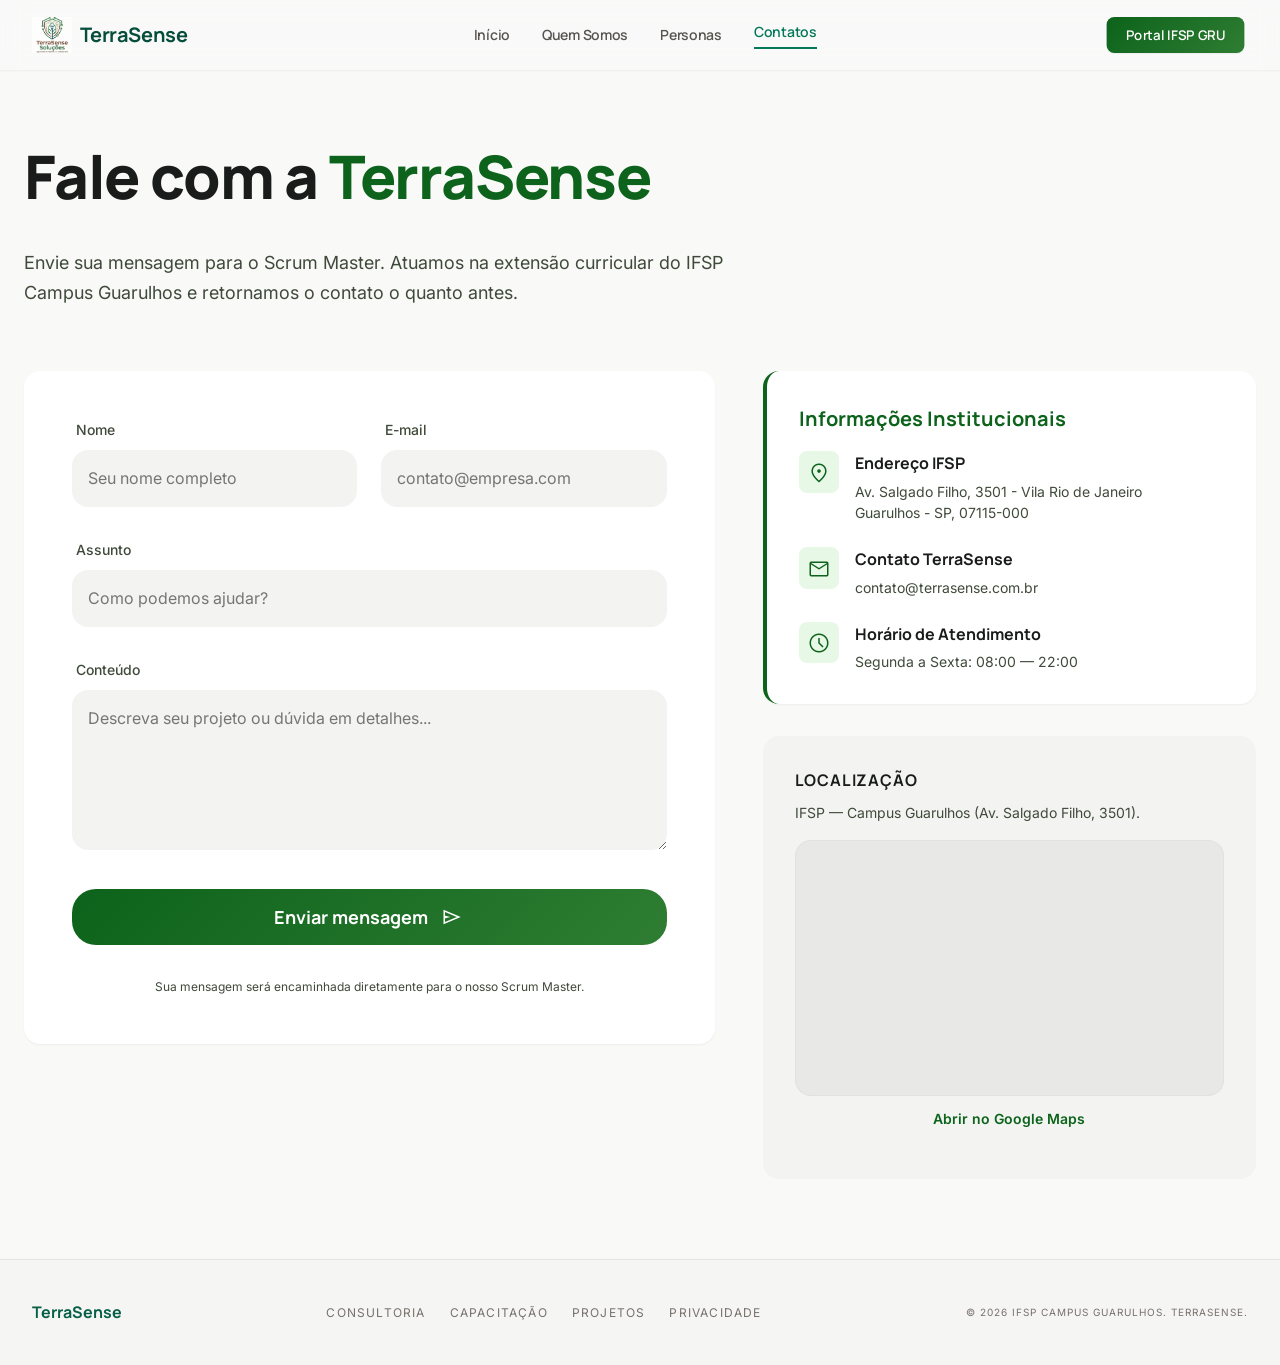
<file: contato.html>
<!DOCTYPE html>
<html lang="pt-BR">

<head>
  <meta charset="utf-8">
  <meta name="viewport" content="width=device-width, initial-scale=1.0">
  <title>Contatos — TerraSense</title>
  <link rel="stylesheet" href="assets/css/terrasense.css">
  <link
    href="https://fonts.googleapis.com/css2?family=Manrope:wght@400;600;700;800&family=Inter:wght@400;500;600&display=swap"
    rel="stylesheet">
  <link href="https://fonts.googleapis.com/css2?family=Material+Symbols+Outlined:opsz,wght,FILL,GRAD@24,400,0,0"
    rel="stylesheet">
</head>

<body>
  <nav class="site-header" aria-label="Principal">
    <div class="site-header__inner">
      <a class="brand" href="index.html">
        <img src="assets/logo.png" alt="" width="36" height="36">
        TerraSense
      </a>
      <div class="nav-desktop">
        <a href="index.html">Início</a>
        <a href="quem-somos.html">Quem Somos</a>
        <a href="personas.html">Personas</a>
        <a class="is-active" href="contato.html" aria-current="page">Contatos</a>
      </div>
      <div class="header-actions">
        <button type="button" class="btn-menu js-nav-toggle" aria-expanded="false"
          aria-controls="mobile-menu">Menu</button>
        <a href="https://gru.ifsp.edu.br/" class="btn-portal signature-gradient" target="_blank"
          rel="noopener noreferrer">Portal IFSP GRU</a>
      </div>
      <div id="mobile-menu" class="hidden">
        <a href="index.html">Início</a>
        <a href="quem-somos.html">Quem Somos</a>
        <a href="personas.html">Personas</a>
        <a class="is-active" href="contato.html">Contatos</a>
      </div>
    </div>
  </nav>

  <main id="main" class="main--contact">
    <div class="contact-hero">
      <h1>
        Fale com a <span class="text-primary">TerraSense</span>
      </h1>
      <p>
        Envie sua mensagem para o Scrum Master. Atuamos na extensão curricular do IFSP Campus Guarulhos e retornamos o
        contato o quanto antes.
      </p>
    </div>

    <div class="contact-grid">
      <div class="form-card">
        <div id="msg-ok" class="alert alert--ok hidden" role="status">Mensagem enviada com sucesso. Obrigado pelo
          contato.</div>
        <div id="msg-erro" class="alert alert--err hidden" role="alert">Não foi possível enviar. Verifique os campos ou
          tente mais tarde.</div>
        <div id="msg-config" class="alert alert--err hidden" role="alert">Configure <code>php/config.php</code> (copie
          de <code>config.example.php</code>).</div>
         <div id="msg-desativado" class="alert alert--err hidden" role="alert">O envio de emails esta temporariamente desativado. Tente novamente mais tarde.</div>

        <form class="form-stack" action="php/enviar-contato.php" method="post">
          <div class="form-row form-row--2">
            <div class="form-field">
              <label for="nome">Nome</label>
              <input class="input" id="nome" name="nome" type="text" placeholder="Seu nome completo" required
                maxlength="200" autocomplete="name">
            </div>
            <div class="form-field">
              <label for="email">E-mail</label>
              <input class="input" id="email" name="email" type="email" placeholder="contato@empresa.com" required
                maxlength="200" autocomplete="email">
            </div>
          </div>
          <div class="form-field">
            <label for="assunto">Assunto</label>
            <input class="input" id="assunto" name="assunto" type="text" placeholder="Como podemos ajudar?" required
              maxlength="300">
          </div>
          <div class="form-field">
            <label for="conteudo">Conteúdo</label>
            <textarea class="textarea" id="conteudo" name="conteudo"
              placeholder="Descreva seu projeto ou dúvida em detalhes..." rows="5" required maxlength="8000"></textarea>
          </div>
          <button class="signature-gradient btn-submit" type="submit">
            Enviar mensagem
            <span class="material-symbols-outlined" aria-hidden="true">send</span>
          </button>
          <p class="form-note">
            Sua mensagem será encaminhada diretamente para o nosso Scrum Master.
          </p>
        </form>
      </div>

      <div class="sidebar-stack">
        <div class="info-card">
          <h3>Informações Institucionais</h3>
          <div class="info-line">
            <div class="info-line__icon">
              <span class="material-symbols-outlined" aria-hidden="true">location_on</span>
            </div>
            <div>
              <strong>Endereço IFSP</strong>
              <p>Av. Salgado Filho, 3501 - Vila Rio de Janeiro<br>Guarulhos - SP, 07115-000</p>
            </div>
          </div>
          <div class="info-line">
            <div class="info-line__icon">
              <span class="material-symbols-outlined" aria-hidden="true">mail</span>
            </div>
            <div>
              <strong>Contato TerraSense</strong>
              <p>contato@terrasense.com.br</p>
            </div>
          </div>
          <div class="info-line">
            <div class="info-line__icon">
              <span class="material-symbols-outlined" aria-hidden="true">schedule</span>
            </div>
            <div>
              <strong>Horário de Atendimento</strong>
              <p>Segunda a Sexta: 08:00 — 22:00</p>
            </div>
          </div>
        </div>

        <div class="map-card">
          <h4>Localização</h4>
          <p>IFSP — Campus Guarulhos (Av. Salgado Filho, 3501).</p>
          <div class="map-frame">
            <iframe title="Mapa: IFSP Campus Guarulhos" loading="lazy" referrerpolicy="no-referrer-when-downgrade"
              src="https://maps.google.com/maps?q=IFSP+Campus+Guarulhos,+Av.+Salgado+Filho,+3501,+Guarulhos+-+SP&output=embed&hl=pt"></iframe>
          </div>
          <p class="map-link">
            <a href="https://www.google.com/maps/search/?api=1&query=IFSP+Campus+Guarulhos+Av+Salgado+Filho+3501+Guarulhos"
              target="_blank" rel="noopener noreferrer">Abrir no Google Maps</a>
          </p>
        </div>
      </div>
    </div>
  </main>

  <footer class="site-footer">
    <div class="site-footer__inner">
      <div class="site-footer__brand">TerraSense</div>
      <div class="site-footer__links">
        <a href="quem-somos.html#extensao-consultoria">Consultoria</a>
        <a href="quem-somos.html#extensao-capacitacao">Capacitação</a>
        <a href="quem-somos.html#extensao-projetos-engenharia">Projetos</a>
        <a href="contato.html">Privacidade</a>
      </div>
      <div class="site-footer__copy">© 2026 IFSP Campus Guarulhos. TerraSense.</div>
    </div>
  </footer>
  <script src="js/stitch-nav.js"></script>
  <script>
    (function () {
      var p = new URLSearchParams(window.location.search);
      function show(id) { var el = document.getElementById(id); if (el) { el.classList.remove("hidden"); } }
      if (p.get("enviado") === "1") show("msg-ok");
      if (p.get("erro") === "1") show("msg-erro");
      if (p.get("erro") === "config") show("msg-config");
      if (p.get("erro") === "desativado") show("msg-desativado);
    })();
  </script>
</body>

</html>
</file>
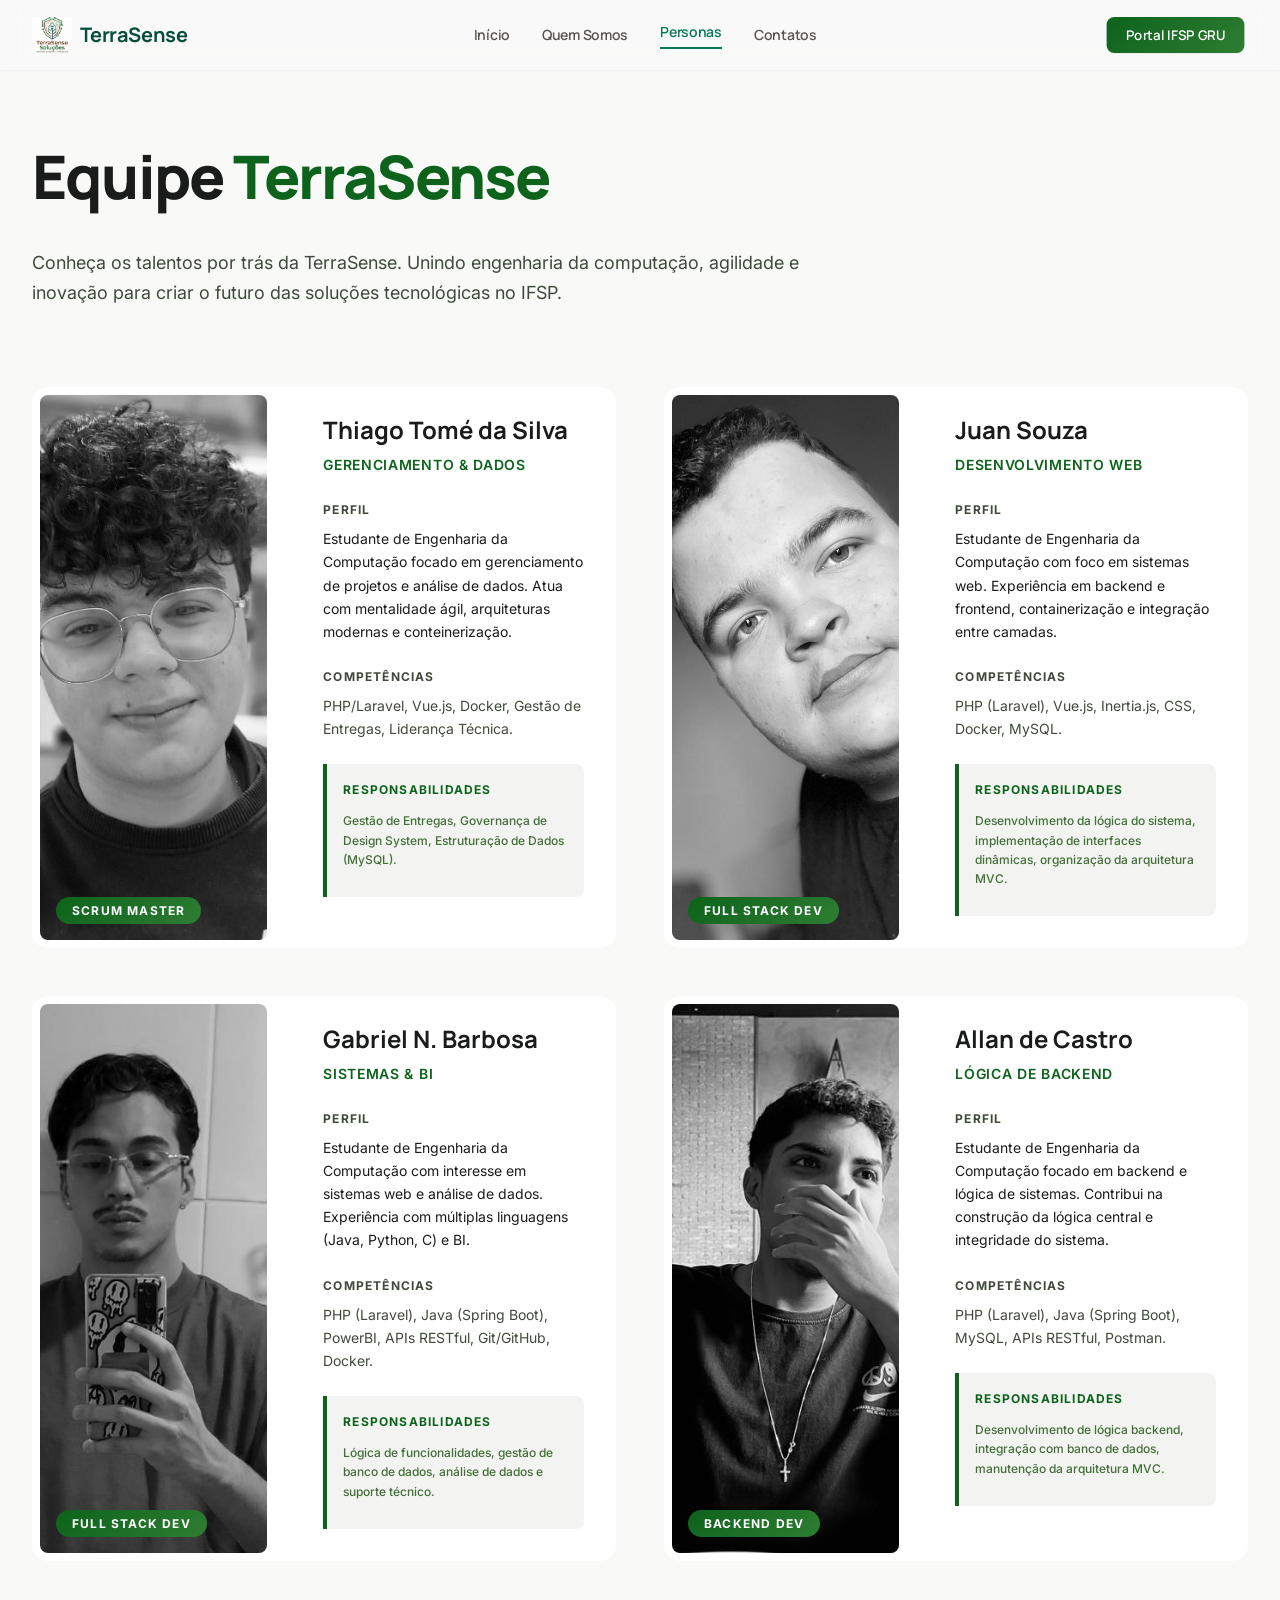
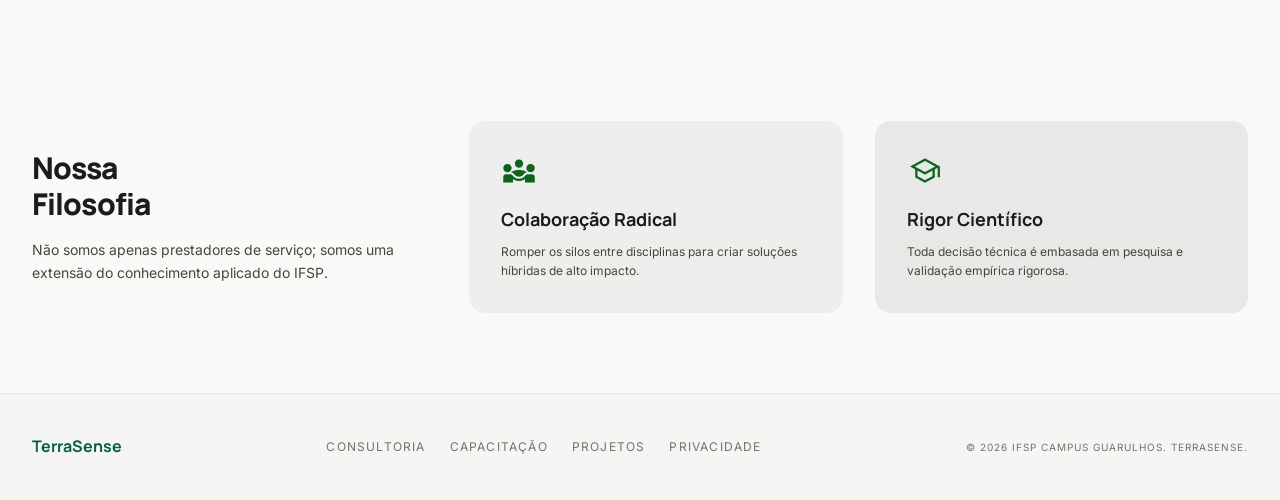
<file: personas.html>
<!DOCTYPE html>
<html lang="pt-BR">

<head>
  <meta charset="utf-8">
  <meta name="viewport" content="width=device-width, initial-scale=1.0">
  <title>Personas — TerraSense</title>
  <link rel="stylesheet" href="assets/css/terrasense.css">
  <link
    href="https://fonts.googleapis.com/css2?family=Manrope:wght@400;600;700;800&family=Inter:wght@300;400;500;600&display=swap"
    rel="stylesheet">
  <link href="https://fonts.googleapis.com/css2?family=Material+Symbols+Outlined:opsz,wght,FILL,GRAD@24,400,0,0"
    rel="stylesheet">
</head>

<body>
  <nav class="site-header" aria-label="Principal">
    <div class="site-header__inner">
      <a class="brand" href="index.html">
        <img src="assets/logo.png" alt="" width="36" height="36">
        TerraSense
      </a>
      <div class="nav-desktop">
        <a href="index.html">Início</a>
        <a href="quem-somos.html">Quem Somos</a>
        <a class="is-active" href="personas.html" aria-current="page">Personas</a>
        <a href="contato.html">Contatos</a>
      </div>
      <div class="header-actions">
        <button type="button" class="btn-menu js-nav-toggle" aria-expanded="false"
          aria-controls="mobile-menu">Menu</button>
        <a href="https://gru.ifsp.edu.br/" class="btn-portal signature-gradient" target="_blank"
          rel="noopener noreferrer">Portal IFSP GRU</a>
      </div>
      <div id="mobile-menu" class="hidden">
        <a href="index.html">Início</a>
        <a href="quem-somos.html">Quem Somos</a>
        <a class="is-active" href="personas.html">Personas</a>
        <a href="contato.html">Contatos</a>
      </div>
    </div>
  </nav>

  <main id="main" class="main--personas">
    <div class="container">
      <header class="personas-intro">
        <h1>
          Equipe <span class="text-primary">TerraSense</span>
        </h1>
        <p>
          Conheça os talentos por trás da TerraSense. Unindo engenharia da computação, agilidade e inovação para criar o
          futuro das soluções tecnológicas no IFSP.
        </p>
      </header>

      <div class="grid-personas">
        <article id="thiago-tome-da-silva" class="persona-card">
          <div class="persona-card__media">
            <img alt="Thiago Tomé da Silva" src="assets/equipe/thiago.jpg" width="400" height="500">
            <div class="persona-card__badge academic-gradient">Scrum Master</div>
          </div>
          <div class="persona-card__body">
            <div>
              <h2>Thiago Tomé da Silva</h2>
              <p class="persona-card__tag">Gerenciamento &amp; Dados</p>
            </div>
            <div class="persona-block">
              <span class="persona-block__label">Perfil</span>
              <p>Estudante de Engenharia da Computação focado em gerenciamento de projetos e análise de dados. Atua com
                mentalidade ágil, arquiteturas modernas e conteinerização.</p>
            </div>
            <div class="persona-block persona-block--muted">
              <span class="persona-block__label">Competências</span>
              <p>PHP/Laravel, Vue.js, Docker, Gestão de Entregas, Liderança Técnica.</p>
            </div>
            <div class="persona-highlight">
              <span class="persona-block__label">Responsabilidades</span>
              <p>Gestão de Entregas, Governança de Design System, Estruturação de Dados (MySQL).</p>
            </div>
          </div>
        </article>

        <article id="juan-souza" class="persona-card">
          <div class="persona-card__media">
            <img alt="Juan Souza" src="assets/equipe/juan.jpg" width="400" height="500">
            <div class="persona-card__badge academic-gradient">Full Stack Dev</div>
          </div>
          <div class="persona-card__body">
            <div>
              <h2>Juan Souza</h2>
              <p class="persona-card__tag">Desenvolvimento Web</p>
            </div>
            <div class="persona-block">
              <span class="persona-block__label">Perfil</span>
              <p>Estudante de Engenharia da Computação com foco em sistemas web. Experiência em backend e frontend,
                containerização e integração entre camadas.</p>
            </div>
            <div class="persona-block persona-block--muted">
              <span class="persona-block__label">Competências</span>
              <p>PHP (Laravel), Vue.js, Inertia.js, CSS, Docker, MySQL.</p>
            </div>
            <div class="persona-highlight">
              <span class="persona-block__label">Responsabilidades</span>
              <p>Desenvolvimento da lógica do sistema, implementação de interfaces dinâmicas, organização da arquitetura
                MVC.</p>
            </div>
          </div>
        </article>

        <article id="gabriel-nascimento-barbosa" class="persona-card">
          <div class="persona-card__media">
            <img alt="Gabriel Nascimento Barbosa" src="assets/equipe/gabriel.jpg" width="400" height="500">
            <div class="persona-card__badge academic-gradient">Full Stack Dev</div>
          </div>
          <div class="persona-card__body">
            <div>
              <h2>Gabriel N. Barbosa</h2>
              <p class="persona-card__tag">Sistemas &amp; BI</p>
            </div>
            <div class="persona-block">
              <span class="persona-block__label">Perfil</span>
              <p>Estudante de Engenharia da Computação com interesse em sistemas web e análise de dados. Experiência com
                múltiplas linguagens (Java, Python, C) e BI.</p>
            </div>
            <div class="persona-block persona-block--muted">
              <span class="persona-block__label">Competências</span>
              <p>PHP (Laravel), Java (Spring Boot), PowerBI, APIs RESTful, Git/GitHub, Docker.</p>
            </div>
            <div class="persona-highlight">
              <span class="persona-block__label">Responsabilidades</span>
              <p>Lógica de funcionalidades, gestão de banco de dados, análise de dados e suporte técnico.</p>
            </div>
          </div>
        </article>

        <article id="allan-de-castro-ferreira-da-rocha-assuncao" class="persona-card">
          <div class="persona-card__media">
            <img alt="Allan de Castro Ferreira da Rocha Assunção" src="assets/equipe/allan.jpg" width="400"
              height="500">
            <div class="persona-card__badge academic-gradient">Backend Dev</div>
          </div>
          <div class="persona-card__body">
            <div>
              <h2>Allan de Castro</h2>
              <p class="persona-card__tag">Lógica de Backend</p>
            </div>
            <div class="persona-block">
              <span class="persona-block__label">Perfil</span>
              <p>Estudante de Engenharia da Computação focado em backend e lógica de sistemas. Contribui na construção
                da lógica central e integridade do sistema.</p>
            </div>
            <div class="persona-block persona-block--muted">
              <span class="persona-block__label">Competências</span>
              <p>PHP (Laravel), Java (Spring Boot), MySQL, APIs RESTful, Postman.</p>
            </div>
            <div class="persona-highlight">
              <span class="persona-block__label">Responsabilidades</span>
              <p>Desenvolvimento de lógica backend, integração com banco de dados, manutenção da arquitetura MVC.</p>
            </div>
          </div>
        </article>
      </div>

      <section class="philosophy">
        <div>
          <h3>Nossa <br>Filosofia</h3>
          <p class="philosophy__lead">Não somos apenas prestadores de serviço; somos uma extensão do conhecimento
            aplicado do IFSP.</p>
        </div>
        <div class="philosophy-grid">
          <div class="philo-card philo-card--a">
            <span class="material-symbols-outlined" aria-hidden="true">diversity_3</span>
            <h4>Colaboração Radical</h4>
            <p>Romper os silos entre disciplinas para criar soluções híbridas de alto impacto.</p>
          </div>
          <div class="philo-card philo-card--b">
            <span class="material-symbols-outlined" aria-hidden="true">school</span>
            <h4>Rigor Científico</h4>
            <p>Toda decisão técnica é embasada em pesquisa e validação empírica rigorosa.</p>
          </div>
        </div>
      </section>
    </div>
  </main>

  <footer class="site-footer">
    <div class="site-footer__inner">
      <div class="site-footer__brand">TerraSense</div>
      <div class="site-footer__links">
        <a href="quem-somos.html#extensao-consultoria">Consultoria</a>
        <a href="quem-somos.html#extensao-capacitacao">Capacitação</a>
        <a href="quem-somos.html#extensao-projetos-engenharia">Projetos</a>
        <a href="contato.html">Privacidade</a>
      </div>
      <div class="site-footer__copy">© 2026 IFSP Campus Guarulhos. TerraSense.</div>
    </div>
  </footer>
  <script src="js/stitch-nav.js"></script>
</body>

</html>
</file>
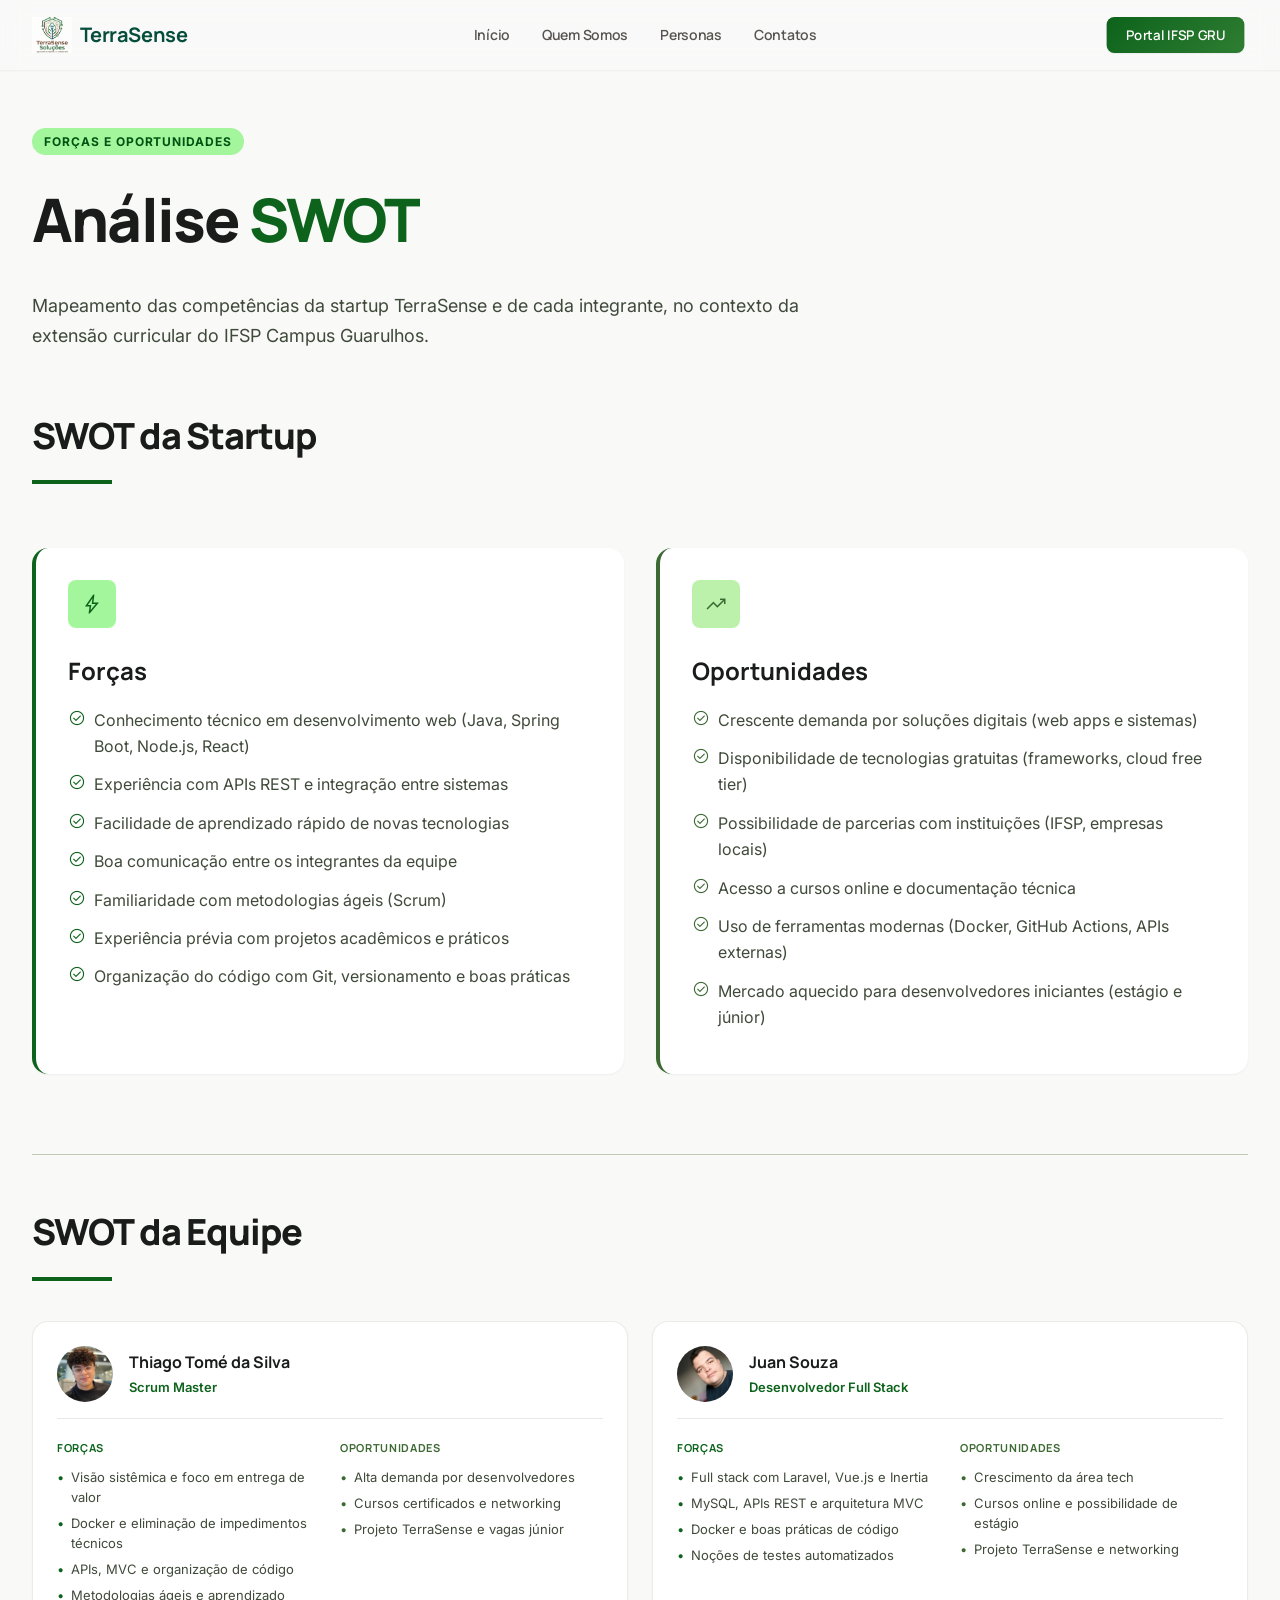
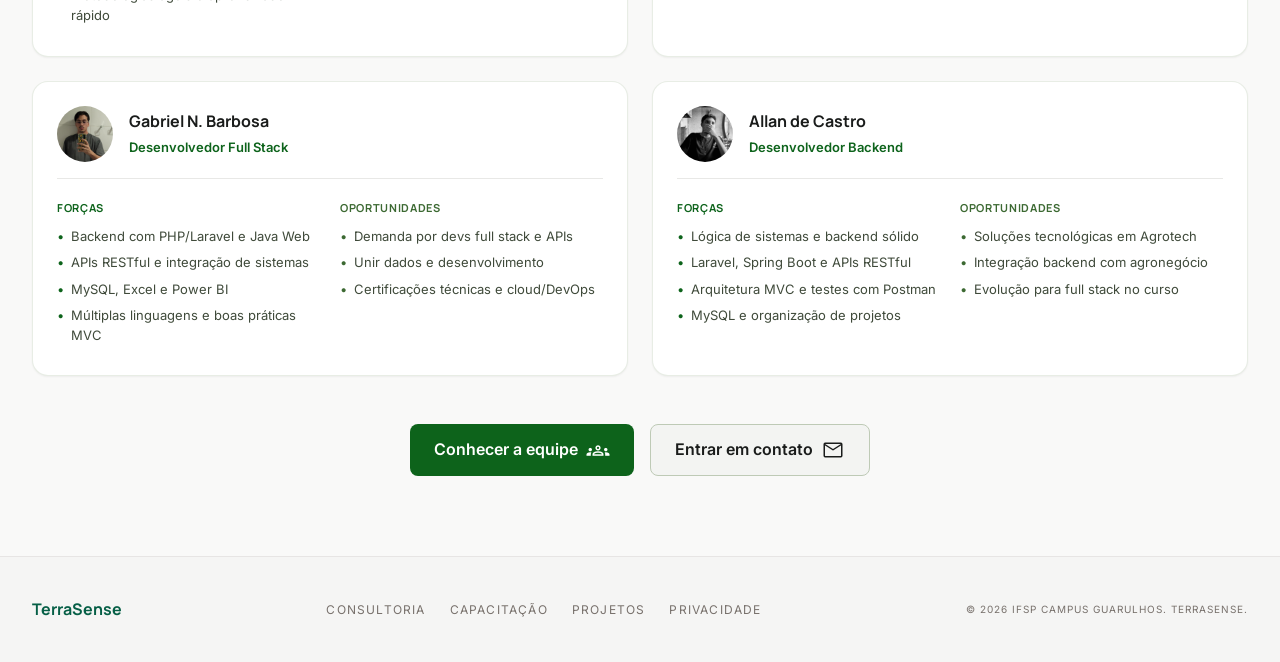
<file: swot.html>
<!DOCTYPE html>
<html lang="pt-BR">

<head>
  <meta charset="utf-8">
  <meta name="viewport" content="width=device-width, initial-scale=1.0">
  <title>Análise SWOT — TerraSense</title>
  <link rel="stylesheet" href="assets/css/terrasense.css">
  <link rel="preconnect" href="https://fonts.googleapis.com">
  <link rel="preconnect" href="https://fonts.gstatic.com" crossorigin>
  <link
    href="https://fonts.googleapis.com/css2?family=Manrope:wght@400;600;700;800&family=Inter:wght@400;500;600&display=swap"
    rel="stylesheet">
  <link href="https://fonts.googleapis.com/css2?family=Material+Symbols+Outlined:opsz,wght,FILL,GRAD@24,300,0,0"
    rel="stylesheet">
</head>

<body>
  <nav class="site-header" aria-label="Principal">
    <div class="site-header__inner">
      <a class="brand" href="index.html">
        <img src="assets/logo.png" alt="" width="36" height="36">
        TerraSense
      </a>
      <div class="nav-desktop">
        <a href="index.html">Início</a>
        <a href="quem-somos.html">Quem Somos</a>
        <a href="personas.html">Personas</a>
        <a href="contato.html">Contatos</a>
      </div>
      <div class="header-actions">
        <button type="button" class="btn-menu js-nav-toggle" aria-expanded="false"
          aria-controls="mobile-menu">Menu</button>
        <a href="https://gru.ifsp.edu.br/" class="btn-portal signature-gradient" target="_blank"
          rel="noopener noreferrer">Portal IFSP GRU</a>
      </div>
      <div id="mobile-menu" class="hidden">
        <a href="index.html">Início</a>
        <a href="quem-somos.html">Quem Somos</a>
        <a href="personas.html">Personas</a>
        <a href="contato.html">Contatos</a>
      </div>
    </div>
  </nav>

  <main id="main" class="main--personas">
    <div class="container">
      <header class="personas-intro swot-intro">
        <span class="swot-intro__tag">Forças e Oportunidades</span>
        <h1>
          Análise <span class="text-primary">SWOT</span>
        </h1>
        <p>
          Mapeamento das competências da startup TerraSense e de cada integrante, no contexto da extensão curricular
          do IFSP Campus Guarulhos.
        </p>
      </header>

      <div class="section-block-head">
        <h2 class="section-title">SWOT da Startup</h2>
        <div class="section-title-bar"></div>
      </div>

      <div class="grid-swot">
        <article class="card-swot card-swot--strength">
          <div class="card-swot__icon">
            <span class="material-symbols-outlined" aria-hidden="true">bolt</span>
          </div>
          <h2>Forças</h2>
          <ul>
            <li>
              <span class="material-symbols-outlined" aria-hidden="true">check_circle</span>
              Conhecimento técnico em desenvolvimento web (Java, Spring Boot, Node.js, React)
            </li>
            <li>
              <span class="material-symbols-outlined" aria-hidden="true">check_circle</span>
              Experiência com APIs REST e integração entre sistemas
            </li>
            <li>
              <span class="material-symbols-outlined" aria-hidden="true">check_circle</span>
              Facilidade de aprendizado rápido de novas tecnologias
            </li>
            <li>
              <span class="material-symbols-outlined" aria-hidden="true">check_circle</span>
              Boa comunicação entre os integrantes da equipe
            </li>
            <li>
              <span class="material-symbols-outlined" aria-hidden="true">check_circle</span>
              Familiaridade com metodologias ágeis (Scrum)
            </li>
            <li>
              <span class="material-symbols-outlined" aria-hidden="true">check_circle</span>
              Experiência prévia com projetos acadêmicos e práticos
            </li>
            <li>
              <span class="material-symbols-outlined" aria-hidden="true">check_circle</span>
              Organização do código com Git, versionamento e boas práticas
            </li>
          </ul>
        </article>

        <article class="card-swot card-swot--opportunity">
          <div class="card-swot__icon">
            <span class="material-symbols-outlined" aria-hidden="true">trending_up</span>
          </div>
          <h2>Oportunidades</h2>
          <ul>
            <li>
              <span class="material-symbols-outlined" aria-hidden="true">check_circle</span>
              Crescente demanda por soluções digitais (web apps e sistemas)
            </li>
            <li>
              <span class="material-symbols-outlined" aria-hidden="true">check_circle</span>
              Disponibilidade de tecnologias gratuitas (frameworks, cloud free tier)
            </li>
            <li>
              <span class="material-symbols-outlined" aria-hidden="true">check_circle</span>
              Possibilidade de parcerias com instituições (IFSP, empresas locais)
            </li>
            <li>
              <span class="material-symbols-outlined" aria-hidden="true">check_circle</span>
              Acesso a cursos online e documentação técnica
            </li>
            <li>
              <span class="material-symbols-outlined" aria-hidden="true">check_circle</span>
              Uso de ferramentas modernas (Docker, GitHub Actions, APIs externas)
            </li>
            <li>
              <span class="material-symbols-outlined" aria-hidden="true">check_circle</span>
              Mercado aquecido para desenvolvedores iniciantes (estágio e júnior)
            </li>
          </ul>
        </article>
      </div>

      <section class="swot-section" aria-labelledby="swot-equipe-title">
        <div class="section-block-head">
          <h2 id="swot-equipe-title" class="section-title">SWOT da Equipe</h2>
          <div class="section-title-bar"></div>
        </div>

        <div class="grid-swot-team">
          <article class="swot-member">
            <header class="swot-member__head">
              <img src="assets/equipe/thiago.jpg" alt="" width="56" height="56">
              <div>
                <h3>Thiago Tomé da Silva</h3>
                <p class="swot-member__role">Scrum Master</p>
              </div>
            </header>
            <div class="swot-member__grid">
              <div class="swot-member__col swot-member__col--strength">
                <h4>Forças</h4>
                <ul>
                  <li>Visão sistêmica e foco em entrega de valor</li>
                  <li>Docker e eliminação de impedimentos técnicos</li>
                  <li>APIs, MVC e organização de código</li>
                  <li>Metodologias ágeis e aprendizado rápido</li>
                </ul>
              </div>
              <div class="swot-member__col swot-member__col--opportunity">
                <h4>Oportunidades</h4>
                <ul>
                  <li>Alta demanda por desenvolvedores</li>
                  <li>Cursos certificados e networking</li>
                  <li>Projeto TerraSense e vagas júnior</li>
                </ul>
              </div>
            </div>
          </article>

          <article class="swot-member">
            <header class="swot-member__head">
              <img src="assets/equipe/juan.jpg" alt="" width="56" height="56">
              <div>
                <h3>Juan Souza</h3>
                <p class="swot-member__role">Desenvolvedor Full Stack</p>
              </div>
            </header>
            <div class="swot-member__grid">
              <div class="swot-member__col swot-member__col--strength">
                <h4>Forças</h4>
                <ul>
                  <li>Full stack com Laravel, Vue.js e Inertia</li>
                  <li>MySQL, APIs REST e arquitetura MVC</li>
                  <li>Docker e boas práticas de código</li>
                  <li>Noções de testes automatizados</li>
                </ul>
              </div>
              <div class="swot-member__col swot-member__col--opportunity">
                <h4>Oportunidades</h4>
                <ul>
                  <li>Crescimento da área tech</li>
                  <li>Cursos online e possibilidade de estágio</li>
                  <li>Projeto TerraSense e networking</li>
                </ul>
              </div>
            </div>
          </article>

          <article class="swot-member">
            <header class="swot-member__head">
              <img src="assets/equipe/gabriel.jpg" alt="" width="56" height="56">
              <div>
                <h3>Gabriel N. Barbosa</h3>
                <p class="swot-member__role">Desenvolvedor Full Stack</p>
              </div>
            </header>
            <div class="swot-member__grid">
              <div class="swot-member__col swot-member__col--strength">
                <h4>Forças</h4>
                <ul>
                  <li>Backend com PHP/Laravel e Java Web</li>
                  <li>APIs RESTful e integração de sistemas</li>
                  <li>MySQL, Excel e Power BI</li>
                  <li>Múltiplas linguagens e boas práticas MVC</li>
                </ul>
              </div>
              <div class="swot-member__col swot-member__col--opportunity">
                <h4>Oportunidades</h4>
                <ul>
                  <li>Demanda por devs full stack e APIs</li>
                  <li>Unir dados e desenvolvimento</li>
                  <li>Certificações técnicas e cloud/DevOps</li>
                </ul>
              </div>
            </div>
          </article>

          <article class="swot-member">
            <header class="swot-member__head">
              <img src="assets/equipe/allan.jpg" alt="" width="56" height="56">
              <div>
                <h3>Allan de Castro</h3>
                <p class="swot-member__role">Desenvolvedor Backend</p>
              </div>
            </header>
            <div class="swot-member__grid">
              <div class="swot-member__col swot-member__col--strength">
                <h4>Forças</h4>
                <ul>
                  <li>Lógica de sistemas e backend sólido</li>
                  <li>Laravel, Spring Boot e APIs RESTful</li>
                  <li>Arquitetura MVC e testes com Postman</li>
                  <li>MySQL e organização de projetos</li>
                </ul>
              </div>
              <div class="swot-member__col swot-member__col--opportunity">
                <h4>Oportunidades</h4>
                <ul>
                  <li>Soluções tecnológicas em Agrotech</li>
                  <li>Integração backend com agronegócio</li>
                  <li>Evolução para full stack no curso</li>
                </ul>
              </div>
            </div>
          </article>
        </div>
      </section>

      <div class="swot-actions">
        <a href="personas.html" class="swot-actions__primary">
          Conhecer a equipe
          <span class="material-symbols-outlined" aria-hidden="true">groups</span>
        </a>
        <a href="contato.html" class="swot-actions__secondary">
          Entrar em contato
          <span class="material-symbols-outlined" aria-hidden="true">mail</span>
        </a>
      </div>
    </div>
  </main>

  <footer class="site-footer">
    <div class="site-footer__inner">
      <div class="site-footer__brand">TerraSense</div>
      <div class="site-footer__links">
        <a href="quem-somos.html#extensao-consultoria">Consultoria</a>
        <a href="quem-somos.html#extensao-capacitacao">Capacitação</a>
        <a href="quem-somos.html#extensao-projetos-engenharia">Projetos</a>
        <a href="contato.html">Privacidade</a>
      </div>
      <div class="site-footer__copy">© 2026 IFSP Campus Guarulhos. TerraSense.</div>
    </div>
  </footer>
  <script src="js/stitch-nav.js"></script>
</body>

</html>
</file>
<file: assets/css/terrasense.css>
/* TerraSense — estilos sem Tailwind (tema alinhado ao design anterior) */

:root {
  --on-primary: #ffffff;
  --on-surface: #1a1c1b;
  --on-surface-variant: #3f4a3a;
  --surface: #f9f9f8;
  --background: #f9f9f8;
  --surface-container: #eeeeec;
  --surface-container-low: #f3f4f2;
  --surface-container-lowest: #ffffff;
  --surface-container-high: #e8e8e6;
  --surface-container-highest: #e2e3e1;
  --primary: #0d631b;
  --primary-fixed: #a3f69c;
  --primary-fixed-dim: #88d982;
  --on-primary-fixed-variant: #005312;
  --secondary: #3c6932;
  --on-secondary-container: #426f37;
  --tertiary: #a01865;
  --tertiary-container: #c0367e;
  --outline-variant: #becab6;
  --error: #ba1a1a;
  --error-container: #ffdad6;
  --on-error-container: #93000a;
  --stone-50: #fafaf9;
  --stone-100: #f5f5f4;
  --stone-200: #e7e5e4;
  --stone-500: #78716c;
  --stone-600: #57534e;
  --stone-700: #44403c;
  --emerald-600: #059669;
  --emerald-700: #047857;
  --emerald-800: #065f46;
  --emerald-900: #064e3b;
  --max-w: 80rem;
  --radius: 0.5rem;
  --radius-lg: 1rem;
  --radius-xl: 1.5rem;
}

*,
*::before,
*::after {
  box-sizing: border-box;
}

html {
  scroll-behavior: smooth;
}

body {
  margin: 0;
  font-family: Inter, system-ui, sans-serif;
  background: var(--surface);
  color: var(--on-surface);
  line-height: 1.6;
  -webkit-font-smoothing: antialiased;
}

::selection {
  background: var(--primary-fixed);
  color: var(--on-primary-fixed-variant);
}

h1, h2, h3, h4 {
  font-family: Manrope, Inter, sans-serif;
}

a {
  color: inherit;
}

img {
  max-width: 100%;
  height: auto;
  display: block;
}

/* Utilitários */
.hidden {
  display: none !important;
}

.container {
  width: 100%;
  max-width: var(--max-w);
  margin-left: auto;
  margin-right: auto;
  padding-left: 1.5rem;
  padding-right: 1.5rem;
}

@media (min-width: 768px) {
  .container {
    padding-left: 2rem;
    padding-right: 2rem;
  }
}

.material-symbols-outlined {
  font-variation-settings: "FILL" 0, "wght" 300, "GRAD" 0, "opsz" 24;
  vertical-align: middle;
}

.signature-gradient {
  background: linear-gradient(135deg, #0d631b 0%, #2e7d32 100%);
  color: var(--on-primary);
  border: none;
  cursor: pointer;
}

.academic-gradient {
  background: linear-gradient(135deg, #0d631b 0%, #2e7d32 100%);
  color: var(--on-primary);
}

.text-primary {
  color: var(--primary);
}

.font-bold {
  font-weight: 700;
}

.cta-banner__loc h4 {
  font-family: Manrope, sans-serif;
  font-weight: 700;
  margin: 0 0 0.25rem;
  font-size: 1rem;
}

.cta-banner__loc-sub {
  margin: 0;
  font-size: 0.875rem;
  opacity: 0.7;
}

/* ========== Cabeçalho ========== */
.site-header {
  position: fixed;
  top: 0;
  left: 0;
  right: 0;
  z-index: 50;
  background: rgba(250, 250, 249, 0.85);
  backdrop-filter: blur(12px);
  box-shadow: 0 1px 2px rgba(0, 0, 0, 0.05);
}

.site-header--glass {
  background: rgba(249, 249, 248, 0.8);
  backdrop-filter: blur(20px);
}

.site-header__inner {
  display: flex;
  flex-wrap: wrap;
  align-items: center;
  justify-content: space-between;
  gap: 0.75rem 1rem;
  max-width: var(--max-w);
  margin: 0 auto;
  padding: 1rem 1.5rem;
}

@media (min-width: 768px) {
  .site-header__inner {
    padding: 1rem 2rem;
  }
}

.brand {
  display: flex;
  align-items: center;
  gap: 0.5rem;
  text-decoration: none;
  font-family: Manrope, sans-serif;
  font-weight: 700;
  font-size: 1.25rem;
  letter-spacing: -0.02em;
  color: var(--emerald-900);
}

.brand img {
  height: 2.25rem;
  width: auto;
}

.nav-desktop {
  display: none;
  align-items: center;
  gap: 2rem;
  font-family: Manrope, sans-serif;
  font-weight: 600;
  font-size: 0.875rem;
  letter-spacing: -0.02em;
}

@media (min-width: 768px) {
  .nav-desktop {
    display: flex;
  }
}

.nav-desktop a {
  text-decoration: none;
  color: var(--stone-600);
  transition: color 0.15s;
}

.nav-desktop a:hover {
  color: var(--emerald-800);
}

.nav-desktop a.is-active {
  color: var(--emerald-700);
  border-bottom: 2px solid var(--emerald-700);
  padding-bottom: 0.25rem;
}

.header-actions {
  display: flex;
  align-items: center;
  gap: 0.5rem;
  margin-left: auto;
}

@media (min-width: 768px) {
  .header-actions {
    margin-left: 0;
  }
}

.btn-menu {
  display: block;
  padding: 0.5rem 0.75rem;
  font-family: Manrope, sans-serif;
  font-weight: 600;
  font-size: 0.875rem;
  color: var(--stone-700);
  background: #fff;
  border: 1px solid var(--stone-200);
  border-radius: var(--radius);
  cursor: pointer;
}

@media (min-width: 768px) {
  .btn-menu {
    display: none;
  }
}

.btn-portal {
  display: inline-flex;
  align-items: center;
  justify-content: center;
  padding: 0.5rem 1.25rem;
  font-family: Manrope, sans-serif;
  font-weight: 600;
  font-size: 0.875rem;
  border-radius: var(--radius);
  transform: scale(0.95);
  box-shadow: 0 1px 2px rgba(0, 0, 0, 0.06);
  text-decoration: none;
}

.btn-portal:active {
  transform: scale(0.9);
}

.btn-portal--pill {
  border-radius: 0.75rem;
  padding: 0.5rem 1.5rem;
}

#mobile-menu {
  display: none;
  flex-direction: column;
  width: 100%;
  gap: 0.25rem;
  padding: 0.75rem 0 0.5rem;
  border-top: 1px solid var(--stone-200);
  font-family: Manrope, sans-serif;
  font-weight: 600;
  font-size: 0.875rem;
}

#mobile-menu:not(.hidden) {
  display: flex;
}

@media (min-width: 768px) {
  #mobile-menu {
    display: none !important;
  }
}

#mobile-menu a {
  text-decoration: none;
  color: var(--stone-600);
  padding: 0.5rem 0;
}

#mobile-menu a.is-active {
  color: var(--emerald-700);
}

/* ========== Rodapé ========== */
.site-footer {
  width: 100%;
  border-top: 1px solid var(--stone-200);
  background: var(--stone-100);
}

.site-footer__inner {
  display: flex;
  flex-direction: column;
  align-items: center;
  justify-content: space-between;
  gap: 1.5rem;
  max-width: var(--max-w);
  margin: 0 auto;
  padding: 2.5rem 2rem;
}

@media (min-width: 768px) {
  .site-footer__inner {
    flex-direction: row;
  }
}

.site-footer__brand {
  font-family: Manrope, sans-serif;
  font-weight: 700;
  color: var(--emerald-800);
}

.site-footer__links {
  display: flex;
  flex-wrap: wrap;
  justify-content: center;
  gap: 1.5rem;
  font-family: Inter, sans-serif;
  font-size: 0.75rem;
  text-transform: uppercase;
  letter-spacing: 0.1em;
}

.site-footer__links a {
  text-decoration: none;
  color: var(--stone-500);
  transition: color 0.15s;
}

.site-footer__links a:hover {
  color: var(--emerald-600);
}

.site-footer__copy {
  font-size: 0.625rem;
  text-transform: uppercase;
  letter-spacing: 0.1em;
  color: var(--stone-500);
  text-align: center;
}

.site-footer__copy--home {
  font-size: 0.625rem;
}

/* ========== Home: main offset ========== */
.main--home {
  padding-top: 5rem;
}

/* ========== Hero ========== */
.hero {
  position: relative;
  min-height: min(870px, 90vh);
  display: flex;
  align-items: center;
  overflow: hidden;
  background: var(--surface-container);
}

.hero__bg {
  position: absolute;
  inset: 0;
  z-index: 0;
}

.hero__bg img {
  width: 100%;
  height: 100%;
  object-fit: cover;
  opacity: 0.9;
  mix-blend-mode: overlay;
}

.hero__gradient {
  position: absolute;
  inset: 0;
  background: linear-gradient(to right, var(--surface), rgba(249, 249, 248, 0.4), transparent);
}

.hero .container {
  position: relative;
  z-index: 1;
}

.hero__badge {
  display: inline-block;
  margin-bottom: 1rem;
  padding: 0.25rem 0.75rem;
  border-radius: 9999px;
  background: var(--primary-fixed);
  color: var(--on-primary-fixed-variant);
  font-size: 0.75rem;
  font-weight: 700;
  letter-spacing: 0.1em;
  text-transform: uppercase;
}

.hero__title {
  font-size: clamp(2.5rem, 6vw, 4.5rem);
  font-weight: 800;
  letter-spacing: -0.04em;
  line-height: 0.95;
  margin: 0 0 1.5rem;
}

.hero__lead {
  font-size: 1.125rem;
  color: var(--on-surface-variant);
  max-width: 32rem;
  margin: 0 0 2rem;
  line-height: 1.65;
}

.hero__cta {
  display: inline-flex;
  align-items: center;
  gap: 0.5rem;
  padding: 1rem 2rem;
  font-family: Manrope, sans-serif;
  font-weight: 700;
  font-size: 1.125rem;
  text-decoration: none;
  border-radius: var(--radius);
  transition: opacity 0.2s;
}

.hero__cta:hover {
  opacity: 0.9;
}

.max-w-2xl {
  max-width: 42rem;
}

/* ========== Seções genéricas ========== */
.section {
  padding: 6rem 0;
}

.section--muted {
  background: var(--surface-container-low);
}

.section--whiteish {
  background: var(--surface-container-lowest);
}

.section-title {
  font-size: 2.25rem;
  font-weight: 800;
  letter-spacing: -0.03em;
  margin: 0 0 1rem;
}

.section-title-bar {
  height: 4px;
  width: 5rem;
  background: var(--primary);
}

.section-lead {
  color: var(--on-surface-variant);
  margin: 0;
}

.section-block-head {
  margin-bottom: 4rem;
}

.location-lead {
  font-size: 1.125rem;
  margin: 0 0 2rem;
  color: var(--on-surface-variant);
  line-height: 1.65;
}

/* MVV grid */
.grid-mvv {
  display: grid;
  gap: 2rem;
}

@media (min-width: 768px) {
  .grid-mvv {
    grid-template-columns: repeat(3, 1fr);
  }
}

.card-mvv {
  padding: 2rem;
  border-radius: var(--radius-lg);
}

.card-mvv--border-primary {
  background: var(--surface-container-lowest);
  box-shadow: 0 1px 2px rgba(0, 0, 0, 0.05);
  border-left: 4px solid var(--primary);
}

.card-mvv--plain {
  background: var(--surface-container-low);
}

.card-mvv--border-tertiary {
  background: var(--surface-container-lowest);
  box-shadow: 0 1px 2px rgba(0, 0, 0, 0.05);
  border-left: 4px solid var(--tertiary-container);
}

.card-mvv__icon {
  width: 3rem;
  height: 3rem;
  border-radius: var(--radius);
  display: flex;
  align-items: center;
  justify-content: center;
  margin-bottom: 1.5rem;
}

.card-mvv__icon--pf {
  background: var(--primary-fixed);
  color: var(--primary);
}

.card-mvv__icon--sf {
  background: #bcf1ab;
  color: var(--secondary);
}

.card-mvv__icon--tf {
  background: #ffd9e5;
  color: var(--tertiary);
}

.card-mvv h2 {
  font-size: 1.5rem;
  margin: 0 0 1rem;
}

.card-mvv p,
.card-mvv li {
  color: var(--on-surface-variant);
  margin: 0;
  line-height: 1.65;
}

.valores-list {
  list-style: none;
  padding: 0;
  margin: 0;
}

.valores-list li {
  display: flex;
  align-items: center;
  gap: 0.5rem;
  margin-bottom: 0.5rem;
}

.valores-list .material-symbols-outlined {
  font-size: 0.75rem;
  color: var(--primary);
}

/* Extensão cards */
.grid-ext {
  display: grid;
  gap: 1.5rem;
}

@media (min-width: 768px) {
  .grid-ext {
    grid-template-columns: repeat(2, 1fr);
  }
}

@media (min-width: 1024px) {
  .grid-ext {
    grid-template-columns: repeat(4, 1fr);
  }
}

.card-ext {
  display: block;
  padding: 2rem;
  border-radius: var(--radius);
  background: var(--surface-container-lowest);
  text-decoration: none;
  color: inherit;
  transition: background 0.3s, color 0.3s;
}

.card-ext:hover {
  background: var(--primary);
}

.card-ext .material-symbols-outlined {
  font-size: 2.25rem;
  color: var(--primary);
  margin-bottom: 1rem;
  display: block;
}

.card-ext:hover .material-symbols-outlined,
.card-ext:hover h3,
.card-ext:hover p {
  color: var(--on-primary);
}

.card-ext:hover p {
  opacity: 0.85;
}

.card-ext h3 {
  font-size: 1.25rem;
  margin: 0 0 0.5rem;
}

.card-ext p {
  font-size: 0.875rem;
  color: var(--on-surface-variant);
  margin: 0;
}

/* Time home */
.section-head-row {
  display: flex;
  flex-direction: column;
  gap: 1rem;
  margin-bottom: 4rem;
}

@media (min-width: 640px) {
  .section-head-row {
    flex-direction: row;
    justify-content: space-between;
    align-items: flex-end;
  }
}

.link-more {
  font-weight: 700;
  color: var(--primary);
  text-decoration: none;
  white-space: nowrap;
}

.link-more:hover {
  text-decoration: underline;
}

.grid-team {
  display: grid;
  gap: 2rem;
}

@media (min-width: 640px) {
  .grid-team {
    grid-template-columns: repeat(2, 1fr);
  }
}

@media (min-width: 1024px) {
  .grid-team {
    grid-template-columns: repeat(4, 1fr);
  }
}

.team-card {
  display: flex;
  flex-direction: column;
  text-decoration: none;
  color: inherit;
}

.team-card__photo {
  aspect-ratio: 3 / 4;
  border-radius: var(--radius-lg);
  overflow: hidden;
  margin-bottom: 1rem;
  background: var(--surface-container-high);
}

.team-card__photo img {
  width: 100%;
  height: 100%;
  object-fit: cover;
  object-position: top;
  filter: grayscale(1);
  transition: filter 0.5s;
}

.team-card:hover .team-card__photo img {
  filter: grayscale(0);
}

.team-card h3 {
  font-size: 1.125rem;
  margin: 0 0 0.25rem;
}

.team-card__role {
  font-size: 0.75rem;
  text-transform: uppercase;
  letter-spacing: 0.1em;
  font-weight: 600;
  color: var(--primary);
  margin: 0 0 0.5rem;
}

.team-card__desc {
  font-size: 0.875rem;
  color: var(--on-surface-variant);
  margin: 0;
}

/* Localização home */
.grid-location {
  display: grid;
  gap: 3rem;
  align-items: start;
}

@media (min-width: 1024px) {
  .grid-location {
    grid-template-columns: 1fr 1fr;
  }
}

.location-map {
  height: 400px;
  border-radius: var(--radius-lg);
  overflow: hidden;
  box-shadow: 0 25px 50px -12px rgba(0, 0, 0, 0.15);
  background: var(--stone-200);
}

.location-map iframe {
  width: 100%;
  height: 100%;
  border: 0;
}

.info-rows {
  display: flex;
  flex-direction: column;
  gap: 1.5rem;
}

.info-row {
  display: flex;
  gap: 1rem;
}

.info-row__icon {
  width: 3rem;
  height: 3rem;
  border-radius: 9999px;
  background: var(--surface-container);
  display: flex;
  align-items: center;
  justify-content: center;
  flex-shrink: 0;
  color: var(--primary);
}

.info-row h3 {
  margin: 0 0 0.25rem;
  font-size: 1rem;
}

.info-row p {
  margin: 0;
  font-size: 0.875rem;
  color: var(--on-surface-variant);
}

.map-link {
  margin-top: 0.5rem;
  font-size: 0.75rem;
}

.map-link a {
  color: var(--primary);
  font-weight: 600;
  text-decoration: none;
}

.map-link a:hover {
  text-decoration: underline;
}

/* ========== Quem somos ========== */
.main--inner {
  padding-top: 6rem;
}

.hero-qs {
  padding: 5rem 0;
}

.hero-qs > .container {
  display: grid;
  gap: 3rem;
  align-items: center;
}

@media (min-width: 1024px) {
  .hero-qs > .container {
    grid-template-columns: 7fr 5fr;
  }
}

.hero-qs__tag {
  font-size: 0.75rem;
  font-weight: 700;
  letter-spacing: 0.1em;
  text-transform: uppercase;
  color: var(--primary);
  display: block;
  margin-bottom: 1rem;
}

.hero-qs__title {
  font-size: clamp(2rem, 5vw, 4.5rem);
  font-weight: 800;
  line-height: 1;
  letter-spacing: -0.03em;
  margin: 0 0 1rem;
}

.hero-qs__text {
  font-size: 1.125rem;
  color: var(--on-surface-variant);
  max-width: 42rem;
  line-height: 1.65;
}

.hero-qs__media {
  position: relative;
}

.hero-qs__frame {
  aspect-ratio: 4 / 5;
  border-radius: var(--radius-lg);
  overflow: hidden;
  box-shadow: 0 25px 50px rgba(0, 0, 0, 0.2);
}

.hero-qs__frame img {
  width: 100%;
  height: 100%;
  object-fit: cover;
}

.hero-qs__card {
  position: absolute;
  bottom: -1.5rem;
  left: -1.5rem;
  max-width: 240px;
  padding: 1.5rem;
  background: var(--surface-container-lowest);
  border-radius: var(--radius-lg);
  box-shadow: 0 10px 25px rgba(0, 0, 0, 0.1);
  border: 1px solid rgba(190, 202, 182, 0.25);
}

.hero-qs__card-head {
  display: flex;
  align-items: center;
  gap: 0.75rem;
  margin-bottom: 0.5rem;
  color: var(--primary);
}

.hero-qs__card-head span:last-child {
  font-family: Manrope, sans-serif;
  font-weight: 700;
  font-size: 0.875rem;
}

.hero-qs__card p {
  font-size: 0.75rem;
  color: var(--on-surface-variant);
  line-height: 1.4;
  margin: 0;
}

.section--tint {
  background: var(--surface-container-low);
  padding: 6rem 0;
}

.identity-grid {
  display: grid;
  gap: 4rem;
  align-items: start;
}

@media (min-width: 768px) {
  .identity-grid {
    grid-template-columns: 1fr 1fr;
  }
}

.identity-stack {
  display: flex;
  flex-direction: column;
  gap: 2rem;
}

.identity-sub {
  padding-left: 1rem;
  padding-right: 1rem;
}

.identity-box {
  background: rgba(13, 99, 27, 0.05);
  padding: 2rem;
  border-radius: var(--radius-lg);
  border-left: 4px solid var(--primary);
}

.identity-box h2 {
  font-size: 1.875rem;
  margin: 0 0 1rem;
}

.identity-box p {
  color: var(--on-surface-variant);
  line-height: 1.65;
  margin: 0;
}

.identity-sub h3 {
  font-size: 1.25rem;
  color: var(--primary);
  margin: 0 0 0.75rem;
}

.identity-sub p {
  color: var(--on-surface-variant);
  line-height: 1.65;
}

.photo-pair {
  display: grid;
  grid-template-columns: 1fr 1fr;
  gap: 1rem;
}

.photo-pair__cell {
  aspect-ratio: 1;
  border-radius: var(--radius);
  overflow: hidden;
  background: var(--surface-container-highest);
}

.photo-pair__cell--offset {
  margin-top: 2rem;
}

.photo-pair__cell img {
  width: 100%;
  height: 100%;
  object-fit: cover;
  opacity: 0.85;
  transition: opacity 0.2s;
}

.photo-pair__cell:hover img {
  opacity: 1;
}

.ext-actions-head {
  text-align: center;
  max-width: 48rem;
  margin: 0 auto 4rem;
}

.ext-actions-head h2 {
  font-size: 2.25rem;
  margin: 0 0 1.5rem;
  letter-spacing: -0.02em;
}

.ext-actions-head p {
  color: var(--on-surface-variant);
  margin: 0;
}

.grid-ext-actions {
  display: grid;
  gap: 2rem;
}

@media (min-width: 1024px) {
  .grid-ext-actions {
    grid-template-columns: repeat(2, 1fr);
  }
}

.article-ext {
  scroll-margin-top: 7rem;
  background: var(--surface-container-lowest);
  padding: 2.5rem;
  border-radius: var(--radius-lg);
  box-shadow: 0 1px 2px rgba(0, 0, 0, 0.04);
  border: 1px solid rgba(190, 202, 182, 0.15);
  transition: box-shadow 0.2s;
}

.article-ext:hover {
  box-shadow: 0 4px 12px rgba(0, 0, 0, 0.08);
}

.article-ext__icon {
  width: 3.5rem;
  height: 3.5rem;
  border-radius: var(--radius);
  display: flex;
  align-items: center;
  justify-content: center;
  margin-bottom: 2rem;
  color: var(--on-primary);
}

.article-ext__icon .material-symbols-outlined {
  font-size: 1.75rem;
}

.article-ext h3 {
  font-size: 1.5rem;
  margin: 0 0 1rem;
}

.article-ext > p {
  color: var(--on-surface-variant);
  line-height: 1.65;
  margin: 0 0 1.5rem;
}

.article-ext ul {
  list-style: none;
  padding: 0;
  margin: 0 0 2rem;
}

.article-ext li {
  display: flex;
  align-items: center;
  gap: 0.75rem;
  margin-bottom: 0.75rem;
  font-size: 0.875rem;
  font-weight: 500;
  color: var(--secondary);
}

.article-ext__foot {
  padding-top: 1.5rem;
  border-top: 1px solid var(--surface-container);
}

.article-ext__foot span {
  font-size: 0.75rem;
  font-weight: 700;
  letter-spacing: 0.1em;
  text-transform: uppercase;
  color: var(--primary);
}

.cta-banner {
  position: relative;
  background: var(--primary);
  color: var(--on-primary);
  padding: 5rem 0;
  overflow: hidden;
}

.cta-banner__inner {
  position: relative;
  z-index: 1;
  display: grid;
  gap: 3rem;
  align-items: center;
}

@media (min-width: 1024px) {
  .cta-banner__inner {
    grid-template-columns: 1fr 1fr;
  }
}

.cta-banner h2 {
  font-size: 2.25rem;
  margin: 0 0 1rem;
  letter-spacing: -0.02em;
}

.cta-banner__lead {
  font-size: 1.125rem;
  opacity: 0.85;
  margin: 0 0 1.5rem;
}

.cta-banner__actions {
  display: flex;
  flex-wrap: wrap;
  gap: 1rem;
}

.btn-light {
  display: inline-flex;
  align-items: center;
  justify-content: center;
  padding: 0.75rem 2rem;
  background: var(--surface-container-lowest);
  color: var(--primary);
  font-family: Manrope, sans-serif;
  font-weight: 700;
  text-decoration: none;
  border-radius: var(--radius);
  box-shadow: 0 10px 20px rgba(0, 0, 0, 0.1);
  transition: transform 0.15s;
}

.btn-light:hover {
  transform: scale(1.05);
}

.btn-outline-light {
  display: inline-flex;
  align-items: center;
  justify-content: center;
  padding: 0.75rem 2rem;
  border: 1px solid rgba(255, 255, 255, 0.3);
  color: var(--on-primary);
  font-family: Manrope, sans-serif;
  font-weight: 700;
  text-decoration: none;
  border-radius: var(--radius);
  transition: background 0.15s;
}

.btn-outline-light:hover {
  background: rgba(255, 255, 255, 0.1);
}

.cta-banner__card {
  display: none;
  background: rgba(255, 255, 255, 0.08);
  padding: 0.25rem;
  border-radius: 1rem;
  backdrop-filter: blur(8px);
}

@media (min-width: 1024px) {
  .cta-banner__card {
    display: block;
  }
}

.cta-banner__card-inner {
  padding: 2rem;
  border-radius: 0.75rem;
  border: 1px solid rgba(255, 255, 255, 0.1);
  background: rgba(249, 249, 248, 0.05);
}

.cta-banner__loc {
  display: flex;
  align-items: center;
  gap: 1rem;
  margin-bottom: 1.5rem;
}

.cta-banner__loc-icon {
  width: 3rem;
  height: 3rem;
  background: #fff;
  border-radius: 9999px;
  display: flex;
  align-items: center;
  justify-content: center;
  color: var(--primary);
}

.cta-banner__rows {
  display: flex;
  flex-direction: column;
  gap: 1rem;
}

.cta-banner__row {
  display: flex;
  justify-content: space-between;
  font-size: 0.875rem;
  padding-bottom: 0.5rem;
  border-bottom: 1px solid rgba(255, 255, 255, 0.1);
}

.cta-banner__row:last-child {
  border-bottom: none;
}

.cta-banner__blob {
  position: absolute;
  right: -6rem;
  bottom: -6rem;
  width: 24rem;
  height: 24rem;
  background: rgba(60, 105, 50, 0.2);
  border-radius: 9999px;
  filter: blur(48px);
  pointer-events: none;
}

/* ========== Personas ========== */
.main--personas {
  padding: 8rem 0 5rem;
}

.personas-intro {
  margin-bottom: 5rem;
  max-width: 48rem;
}

.personas-intro h1 {
  font-size: clamp(2.5rem, 5vw, 3.75rem);
  font-weight: 800;
  letter-spacing: -0.03em;
  margin: 0 0 1.5rem;
}

.personas-intro p {
  font-size: 1.125rem;
  color: var(--on-surface-variant);
  line-height: 1.65;
  margin: 0;
}

.grid-personas {
  display: grid;
  gap: 3rem;
}

@media (min-width: 1024px) {
  .grid-personas {
    grid-template-columns: repeat(2, 1fr);
  }
}

.persona-card {
  scroll-margin-top: 8rem;
  display: flex;
  flex-direction: column;
  gap: 2rem;
  background: var(--surface-container-lowest);
  border-radius: var(--radius-lg);
  padding: 0.5rem;
  transition: box-shadow 0.2s;
}

@media (min-width: 768px) {
  .persona-card {
    flex-direction: row;
    padding: 0.5rem;
  }
}

.persona-card:hover {
  box-shadow: 0 20px 40px rgba(0, 0, 0, 0.12);
}

.persona-card__media {
  position: relative;
  width: 100%;
  overflow: hidden;
  border-radius: var(--radius);
  flex-shrink: 0;
}

@media (min-width: 768px) {
  .persona-card__media {
    width: 40%;
  }
}

.persona-card__media img {
  width: 100%;
  min-height: 280px;
  height: 100%;
  object-fit: cover;
  object-position: top;
  filter: grayscale(1);
  transition: filter 0.5s;
}

@media (min-width: 768px) {
  .persona-card__media img {
    min-height: 360px;
  }
}

.persona-card:hover .persona-card__media img {
  filter: grayscale(0);
}

.persona-card__badge {
  position: absolute;
  bottom: 1rem;
  left: 1rem;
  padding: 0.25rem 1rem;
  border-radius: 9999px;
  font-size: 0.75rem;
  font-weight: 700;
  letter-spacing: 0.1em;
  text-transform: uppercase;
}

.persona-card__body {
  flex: 1;
  padding: 1rem 1.5rem 1.5rem;
}

.persona-card__body h2 {
  font-size: 1.5rem;
  margin: 0 0 0.25rem;
}

.persona-card__tag {
  font-size: 0.875rem;
  font-weight: 600;
  color: var(--primary);
  text-transform: uppercase;
  letter-spacing: 0.05em;
  margin: 0 0 1.5rem;
}

.persona-block {
  margin-bottom: 1.5rem;
}

.persona-block__label {
  font-size: 0.75rem;
  font-weight: 700;
  text-transform: uppercase;
  letter-spacing: 0.1em;
  color: var(--on-surface-variant);
  display: block;
  margin-bottom: 0.5rem;
}

.persona-block p {
  font-size: 0.875rem;
  color: var(--on-surface);
  line-height: 1.65;
  margin: 0;
}

.persona-block--muted p {
  color: var(--on-surface-variant);
}

.persona-highlight {
  background: var(--surface-container-low);
  padding: 1rem;
  border-left: 4px solid var(--primary);
  border-radius: 0 var(--radius) var(--radius) 0;
}

.persona-highlight .persona-block__label {
  color: var(--primary);
}

.persona-highlight p {
  font-size: 0.75rem;
  color: var(--on-secondary-container);
  font-weight: 500;
}

.philosophy {
  margin-top: 10rem;
  display: grid;
  gap: 3rem;
  align-items: center;
}

@media (min-width: 768px) {
  .philosophy {
    grid-template-columns: 1fr 2fr;
  }
}

.philosophy h3 {
  font-size: 1.875rem;
  font-weight: 800;
  letter-spacing: -0.03em;
  margin: 0 0 1rem;
  line-height: 1.2;
}

.philosophy__lead {
  font-size: 0.875rem;
  color: var(--on-surface-variant);
  line-height: 1.65;
  margin: 0;
}

.philosophy-grid {
  display: grid;
  gap: 2rem;
}

@media (min-width: 640px) {
  .philosophy-grid {
    grid-template-columns: repeat(2, 1fr);
  }
}

.philo-card {
  padding: 2rem;
  border-radius: var(--radius-lg);
}

.philo-card--a {
  background: var(--surface-container);
}

.philo-card--b {
  background: var(--surface-container-high);
}

.philo-card .material-symbols-outlined {
  font-size: 2.25rem;
  color: var(--primary);
  margin-bottom: 1rem;
}

.philo-card h4 {
  font-size: 1.125rem;
  margin: 0 0 0.5rem;
}

.philo-card p {
  font-size: 0.75rem;
  color: var(--on-surface-variant);
  line-height: 1.65;
  margin: 0;
}

/* ========== Contato ========== */
.main--contact {
  padding: 8rem 1.5rem 5rem;
  max-width: var(--max-w);
  margin: 0 auto;
  min-height: 100vh;
}

.contact-hero h1 {
  font-size: clamp(2.5rem, 5vw, 3.75rem);
  font-weight: 800;
  letter-spacing: -0.02em;
  margin: 0 0 1.5rem;
}

.contact-hero p {
  font-size: 1.125rem;
  color: var(--on-surface-variant);
  line-height: 1.65;
  margin: 0 0 4rem;
  max-width: 48rem;
}

.contact-grid {
  display: grid;
  gap: 3rem;
  align-items: flex-start;
}

@media (min-width: 1024px) {
  .contact-grid {
    grid-template-columns: 7fr 5fr;
  }
}

.form-card {
  background: var(--surface-container-lowest);
  padding: 2rem;
  border-radius: var(--radius-lg);
  box-shadow: 0 1px 2px rgba(0, 0, 0, 0.05);
}

@media (min-width: 768px) {
  .form-card {
    padding: 3rem;
  }
}

.alert {
  display: none;
  margin-bottom: 1.5rem;
  padding: 1rem;
  border-radius: var(--radius);
  font-size: 0.875rem;
}

.alert:not(.hidden) {
  display: block;
}

.alert--ok {
  background: rgba(163, 246, 156, 0.35);
  color: var(--on-primary-fixed-variant);
  border: 1px solid rgba(13, 99, 27, 0.2);
}

.alert--err {
  background: var(--error-container);
  color: var(--on-error-container);
  border: 1px solid rgba(186, 26, 26, 0.2);
}

.alert code {
  background: rgba(255, 255, 255, 0.5);
  padding: 0.1rem 0.35rem;
  border-radius: 4px;
  font-size: 0.85em;
}

.form-stack {
  display: flex;
  flex-direction: column;
  gap: 2rem;
}

.form-row {
  display: grid;
  gap: 1.5rem;
}

@media (min-width: 768px) {
  .form-row--2 {
    grid-template-columns: 1fr 1fr;
  }
}

.form-field label {
  display: block;
  font-size: 0.875rem;
  font-weight: 500;
  color: var(--on-surface-variant);
  margin-bottom: 0.5rem;
  margin-left: 0.25rem;
}

.input,
.textarea {
  width: 100%;
  padding: 1rem;
  border: none;
  border-radius: var(--radius-lg);
  background: var(--surface-container-low);
  color: var(--on-surface);
  font: inherit;
  transition: box-shadow 0.15s;
}

.input:focus,
.textarea:focus {
  outline: none;
  box-shadow: 0 0 0 2px rgba(13, 99, 27, 0.35);
}

.textarea {
  min-height: 140px;
  resize: vertical;
}

.btn-submit {
  width: 100%;
  padding: 1rem;
  border-radius: var(--radius-xl);
  font-family: Manrope, sans-serif;
  font-weight: 700;
  font-size: 1.125rem;
  display: flex;
  align-items: center;
  justify-content: center;
  gap: 0.75rem;
  cursor: pointer;
  transition: opacity 0.15s, transform 0.1s;
}

.btn-submit:hover {
  opacity: 0.9;
}

.btn-submit:active {
  transform: scale(0.98);
}

.form-note {
  text-align: center;
  font-size: 0.75rem;
  color: var(--on-surface-variant);
  margin: 0;
}

.sidebar-stack {
  display: flex;
  flex-direction: column;
  gap: 2rem;
}

.info-card {
  background: var(--surface-container-lowest);
  padding: 2rem;
  border-radius: var(--radius-lg);
  border-left: 4px solid var(--primary);
  box-shadow: 0 1px 2px rgba(0, 0, 0, 0.05);
}

.info-card h3 {
  font-size: 1.25rem;
  color: var(--primary);
  margin: 0 0 1rem;
}

.info-line {
  display: flex;
  gap: 1rem;
  margin-bottom: 1.5rem;
}

.info-line:last-child {
  margin-bottom: 0;
}

.info-line__icon {
  padding: 0.5rem;
  border-radius: var(--radius);
  background: rgba(136, 217, 130, 0.2);
  height: fit-content;
  color: var(--primary);
}

.info-line strong {
  display: block;
  font-family: Manrope, sans-serif;
  margin-bottom: 0.25rem;
}

.info-line p {
  margin: 0;
  font-size: 0.875rem;
  color: var(--on-surface-variant);
  line-height: 1.5;
}

.map-card {
  background: var(--surface-container-low);
  padding: 2rem;
  border-radius: var(--radius-lg);
}

.map-card h4 {
  margin: 0 0 0.5rem;
  font-size: 1rem;
  text-transform: uppercase;
  letter-spacing: 0.05em;
  color: var(--on-surface);
}

.map-card > p {
  font-size: 0.875rem;
  color: var(--on-surface-variant);
  margin: 0 0 1rem;
}

.map-frame {
  border-radius: var(--radius-lg);
  overflow: hidden;
  height: 14rem;
  background: var(--surface-container-high);
  box-shadow: inset 0 0 0 1px rgba(190, 202, 182, 0.2);
}

@media (min-width: 768px) {
  .map-frame {
    height: 16rem;
  }
}

.map-frame iframe {
  width: 100%;
  height: 100%;
  border: 0;
}

.map-card .map-link {
  text-align: center;
  margin-top: 0.75rem;
}

.map-card .map-link a {
  font-size: 0.875rem;
  color: var(--primary);
  font-weight: 600;
  text-decoration: none;
}

.map-card .map-link a:hover {
  text-decoration: underline;
}

.scroll-mt {
  scroll-margin-top: 6rem;
}

/* ========== SWOT ========== */
.grid-swot {
  display: grid;
  gap: 2rem;
}

@media (min-width: 768px) {
  .grid-swot {
    grid-template-columns: repeat(2, 1fr);
  }
}

.card-swot {
  padding: 2rem;
  border-radius: var(--radius-lg);
  background: var(--surface-container-lowest);
  box-shadow: 0 1px 2px rgba(0, 0, 0, 0.05);
}

.card-swot--strength {
  border-left: 4px solid var(--primary);
}

.card-swot--opportunity {
  border-left: 4px solid var(--secondary);
}

.card-swot__icon {
  width: 3rem;
  height: 3rem;
  border-radius: var(--radius);
  display: flex;
  align-items: center;
  justify-content: center;
  margin-bottom: 1.5rem;
}

.card-swot--strength .card-swot__icon {
  background: var(--primary-fixed);
  color: var(--primary);
}

.card-swot--opportunity .card-swot__icon {
  background: #bcf1ab;
  color: var(--secondary);
}

.card-swot h2 {
  font-size: 1.5rem;
  margin: 0 0 1rem;
}

.card-swot ul {
  list-style: none;
  padding: 0;
  margin: 0;
}

.card-swot li {
  display: flex;
  align-items: flex-start;
  gap: 0.5rem;
  margin-bottom: 0.75rem;
  color: var(--on-surface-variant);
  line-height: 1.65;
}

.card-swot li .material-symbols-outlined {
  font-size: 1.125rem;
  flex-shrink: 0;
  margin-top: 0.125rem;
}

.card-swot--strength li .material-symbols-outlined {
  color: var(--primary);
}

.card-swot--opportunity li .material-symbols-outlined {
  color: var(--secondary);
}

.grid-swot-preview {
  display: grid;
  gap: 1.5rem;
}

@media (min-width: 768px) {
  .grid-swot-preview {
    grid-template-columns: repeat(2, 1fr);
  }
}

.card-swot-preview {
  padding: 1.5rem;
  border-radius: var(--radius-lg);
  background: var(--surface-container-lowest);
  box-shadow: 0 1px 2px rgba(0, 0, 0, 0.05);
}

.card-swot-preview--strength {
  border-left: 4px solid var(--primary);
}

.card-swot-preview--opportunity {
  border-left: 4px solid var(--secondary);
}

.card-swot-preview h3 {
  font-size: 1.125rem;
  margin: 0 0 0.75rem;
  display: flex;
  align-items: center;
  gap: 0.5rem;
}

.card-swot-preview h3 .material-symbols-outlined {
  font-size: 1.25rem;
}

.card-swot-preview--strength h3 .material-symbols-outlined {
  color: var(--primary);
}

.card-swot-preview--opportunity h3 .material-symbols-outlined {
  color: var(--secondary);
}

.card-swot-preview ul {
  list-style: none;
  padding: 0;
  margin: 0;
  font-size: 0.875rem;
  color: var(--on-surface-variant);
  line-height: 1.6;
}

.card-swot-preview li {
  margin-bottom: 0.375rem;
  padding-left: 1rem;
  position: relative;
}

.card-swot-preview li::before {
  content: "•";
  position: absolute;
  left: 0;
}

.card-swot-preview--strength li::before {
  color: var(--primary);
}

.card-swot-preview--opportunity li::before {
  color: var(--secondary);
}

.swot-actions {
  display: flex;
  flex-wrap: wrap;
  gap: 1rem;
  justify-content: center;
  margin-top: 3rem;
}

.swot-actions a {
  display: inline-flex;
  align-items: center;
  gap: 0.5rem;
  padding: 0.75rem 1.5rem;
  border-radius: var(--radius);
  font-weight: 600;
  text-decoration: none;
  transition: background 0.2s, color 0.2s;
}

.swot-actions__primary {
  background: var(--primary);
  color: var(--on-primary);
}

.swot-actions__primary:hover {
  background: var(--emerald-800);
}

.swot-actions__secondary {
  background: var(--surface-container-low);
  color: var(--on-surface);
  border: 1px solid var(--outline-variant);
}

.swot-actions__secondary:hover {
  background: var(--surface-container);
}

.swot-intro {
  margin-bottom: 3.5rem;
}

.swot-intro__tag {
  display: inline-block;
  margin-bottom: 1rem;
  padding: 0.25rem 0.75rem;
  border-radius: 9999px;
  background: var(--primary-fixed);
  color: var(--on-primary-fixed-variant);
  font-size: 0.75rem;
  font-weight: 700;
  letter-spacing: 0.08em;
  text-transform: uppercase;
}

.swot-section {
  margin-top: 5rem;
  padding-top: 3rem;
  border-top: 1px solid var(--outline-variant);
}

.swot-section .section-block-head {
  margin-bottom: 2.5rem;
}

.grid-swot-team {
  display: grid;
  gap: 1.5rem;
}

@media (min-width: 768px) {
  .grid-swot-team {
    grid-template-columns: repeat(2, 1fr);
  }
}

.swot-member {
  padding: 1.5rem;
  border-radius: var(--radius-lg);
  background: var(--surface-container-lowest);
  box-shadow: 0 1px 2px rgba(0, 0, 0, 0.05);
  border: 1px solid rgba(190, 202, 182, 0.35);
}

.swot-member__head {
  display: flex;
  align-items: center;
  gap: 1rem;
  margin-bottom: 1.25rem;
  padding-bottom: 1rem;
  border-bottom: 1px solid var(--surface-container-high);
}

.swot-member__head img {
  width: 3.5rem;
  height: 3.5rem;
  border-radius: 50%;
  object-fit: cover;
  flex-shrink: 0;
}

.swot-member__head h3 {
  font-size: 1rem;
  margin: 0 0 0.125rem;
}

.swot-member__role {
  margin: 0;
  font-size: 0.8125rem;
  color: var(--primary);
  font-weight: 600;
}

.swot-member__grid {
  display: grid;
  gap: 1.25rem;
}

@media (min-width: 480px) {
  .swot-member__grid {
    grid-template-columns: 1fr 1fr;
  }
}

.swot-member__col h4 {
  font-size: 0.6875rem;
  text-transform: uppercase;
  letter-spacing: 0.06em;
  margin: 0 0 0.625rem;
  font-weight: 700;
}

.swot-member__col--strength h4 {
  color: var(--primary);
}

.swot-member__col--opportunity h4 {
  color: var(--secondary);
}

.swot-member__col ul {
  list-style: none;
  padding: 0;
  margin: 0;
  font-size: 0.8125rem;
  color: var(--on-surface-variant);
  line-height: 1.55;
}

.swot-member__col li {
  margin-bottom: 0.375rem;
  padding-left: 0.875rem;
  position: relative;
}

.swot-member__col li::before {
  content: "•";
  position: absolute;
  left: 0;
}

.swot-member__col--strength li::before {
  color: var(--primary);
}

.swot-member__col--opportunity li::before {
  color: var(--secondary);
}
</file>
